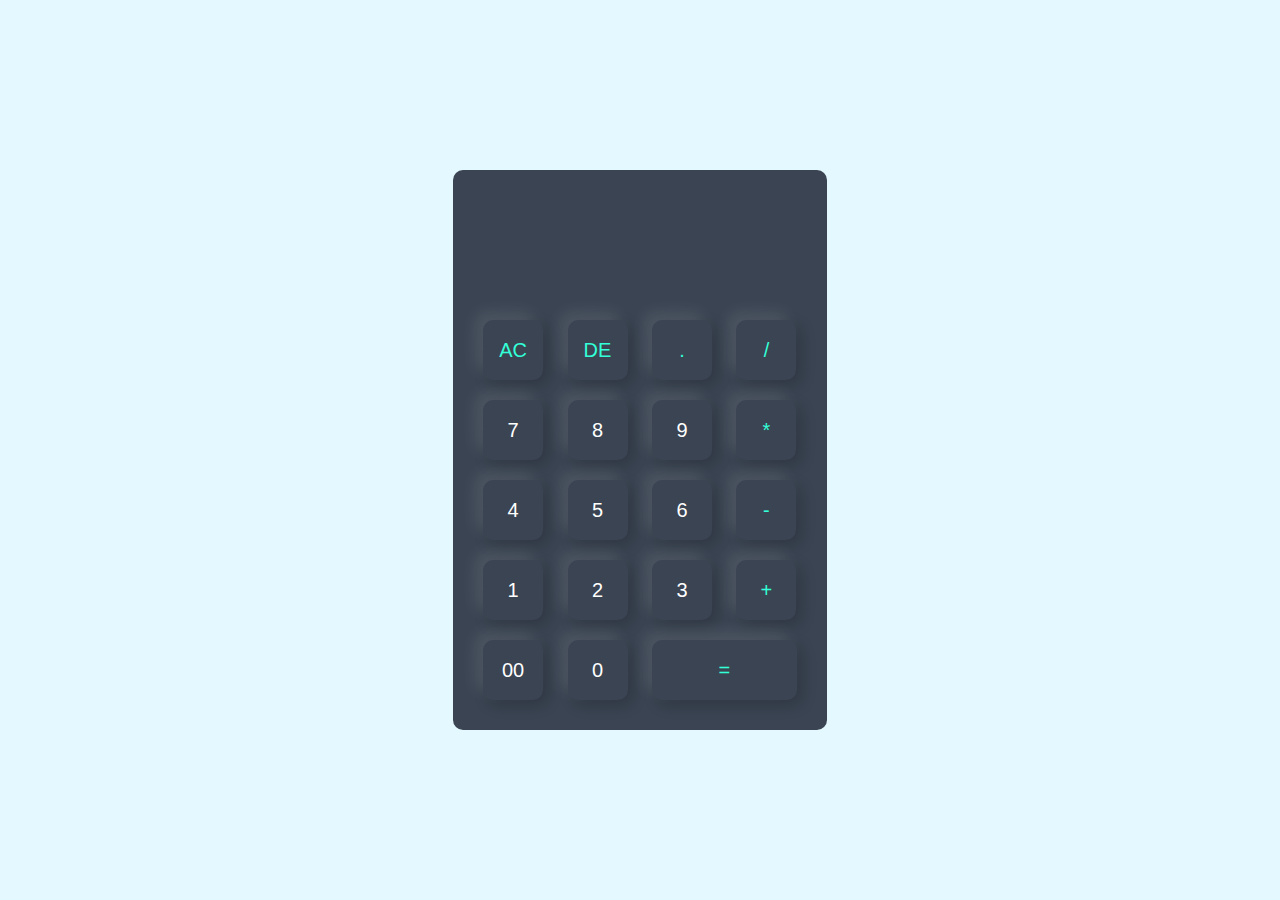
<file: calculator.html>
<!DOCTYPE html> 
<html>
<head>
<meta name="viewport" content="width-device-width, initial-scale-1.0">
<title>Calculator using javascript  -  Easy Tutorials</title>
<link rel="stylesheet" href="/css/design_calc.css">
</head>
<body>
<div class="container">
<div class="calculator">
<form>
<div class="display">
<input type="test" name="display">
</div>
<div>
<input type="button"value="AC" onclick="display.value='' " class="operator">
<input type="button" value="DE" onclick="display.value = display.value.toString().slice(0,-1)" class="operator">
<input type="button"value="." onclick="display.value+='.' " class="operator">
<input type="button"value="/" onclick="display.value+='/' " class="operator">
</div>
<div>
<input type="button"value="7" onclick="display.value+='7' " >
<input type="button"value="8" onclick="display.value+='8' " >
<input type="button"value="9" onclick="display.value+='9' " >
<input type="button"value="*" onclick="display.value+='*' " class="operator">
</div>
<div>
<input type="button"value="4" onclick="display.value+='4' " >
<input type="button"value="5" onclick="display.value+='5' " >
<input type="button"value="6" onclick="display.value+='6' " >
<input type="button"value="-" onclick="display.value+='-' " class="operator">
</div>
<div>
<input type="button"value="1" onclick="display.value+='1' " >
<input type="button"value="2" onclick="display.value+='2' " >
<input type="button"value="3" onclick="display.value+='3' " >
<input type="button"value="+" onclick="display.value+='+' " class="operator">
</div>
<div>
<input type="button"value="00" onclick="display.value+='00' " >
<input type="button"value="0" onclick="display.value+='0' " >
<input type="button" value="=" onclick="display.value = eval(display.value)" class="equal operator">
</div>
</form>
</div>
</div>
</body>
</html>
</file>
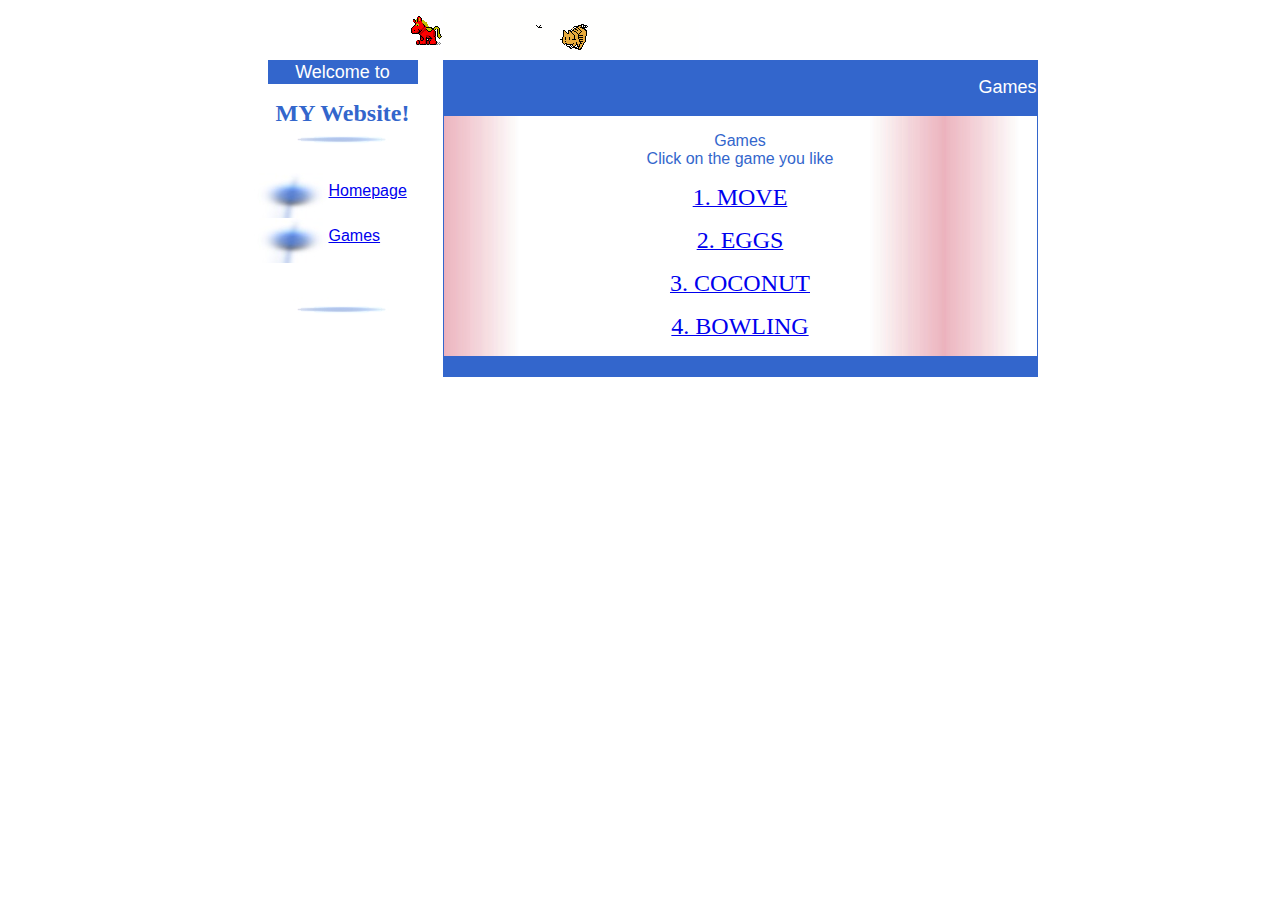
<file: games.html>
<!DOCTYPE html>
<HTML>
<HEAD>
<TITLE> Games</TITLE>
</HEAD>
<BODY BGCOLOR=#FFFFFF TEXT=#3366CC ALINK=#FF0000 VLINK=#3366EE>
<TABLE WIDTH=750 ALIGN=CENTER BORDER=0 CELLPADDING=0 CELLSPACING=0>
<TR>
<TD WIDTH=250 VALIGN=TOP>
<IMG SRC="/Images/anim-horse.gif" width="200" height="48"><BR>
<TABLE WIDTH=150 BORDER=0 BGCOLOR=#3366CC CELLSPACING=0 CELLMARGIN=1 ALIGN=CENTER>
<TR>
<TD ALIGN=CENTER HEIGHT=22>
<FONT COLOR=WHITE FACE="arial"SIZE=4>Welcome to</FONT>
</TD>
</TR>
</TABLE>
<P ALIGN=CENTER>
<FONT FACE="comic sans ms,asial" SIZE=5><B>MY Website!</B></FONT>
<BR>
<IMG SRC="/Images/blue-divide.jpg">
</P>
<!--menu-->
<P ALIGN=LEFT>
<FONT FACE="arial">
<A HREF="HOMEPAGE 5.html">
<IMG SRC="/Images/blue-button-1.jpg" ALIGN=MIDDLE BORDER=0>Homepage</A><BR>
   
    <A HREF="games.html">
        <IMG SRC="/Images/blue-button-1.jpg" ALIGN=MIDDLE BORDER=0>Games</A><BR>
        <BR>
</FONT>
</P>
<P ALIGN=CENTER>
<IMG SRC="/Images/blue-divide.jpg" width="151" height="26">
</P>
</TD>
<TD VALIGN=TOP>
<IMG SRC="/Images/anim-cat.gif" width="256" height="48"><BR>
<!--Main section-->
<TABLE BORDER=0 BGCOLOR=#3366CC CELLSPACING=0 CELLPADDING=1 CELLMARGIN=1>
<TR>
<TD>
<!IMG SRC="mdis singapore.jpg" width="50" height"25">
</TD>
<TD>
<P ALIGN=RIGHT>
<FONT COLOR=WHITE FACE="arial"SIZE=4>Games</FONT>
</P>
</TD>
</TR>
<TR>
<TD COLSPAN=2>
<TABLE BGCOLOR=white BACKGROUND="\Images\red-bg.jpg" WIDTH=593 BORDER=0 CELLSPACING=0 CELLMARGIN=0 CELLPADDING=0>
<TR>
<TD VALIGN=TOP>
<P ALIGN=CENTER>
<FONT SIZ=5 FACE="comic sans ms,arial">
Games<BR>
</FONT>
<FONT FACE="arial">
Click on the game you like</FONT><FONT SIZE=3 FACE="arial"><BR>
</FONT>
</P>
<P ALIGN=center>
<A href="move.exe"> <font size="5">1. MOVE </font> </A>
</P>
<P ALIGN=center>
<A href="eggs.exe"> <font size="5">2. EGGS </font> </A>
</P>
<P ALIGN=center>
<A href="coconut.exe"> <font size="5">3. COCONUT </font> </A>
</P>
<P ALIGN=center>
<A href="bowling.exe"> <font size="5">4. BOWLING </font> </A>
</P>
</TD>
</TR>
</TABLE>
</TD>
</TR>
<TR>
<TD VALIGN=TOP>
&nbsp;
</TD>
</TR>
</TABLE>
</BODY>
</HTML>
</file>
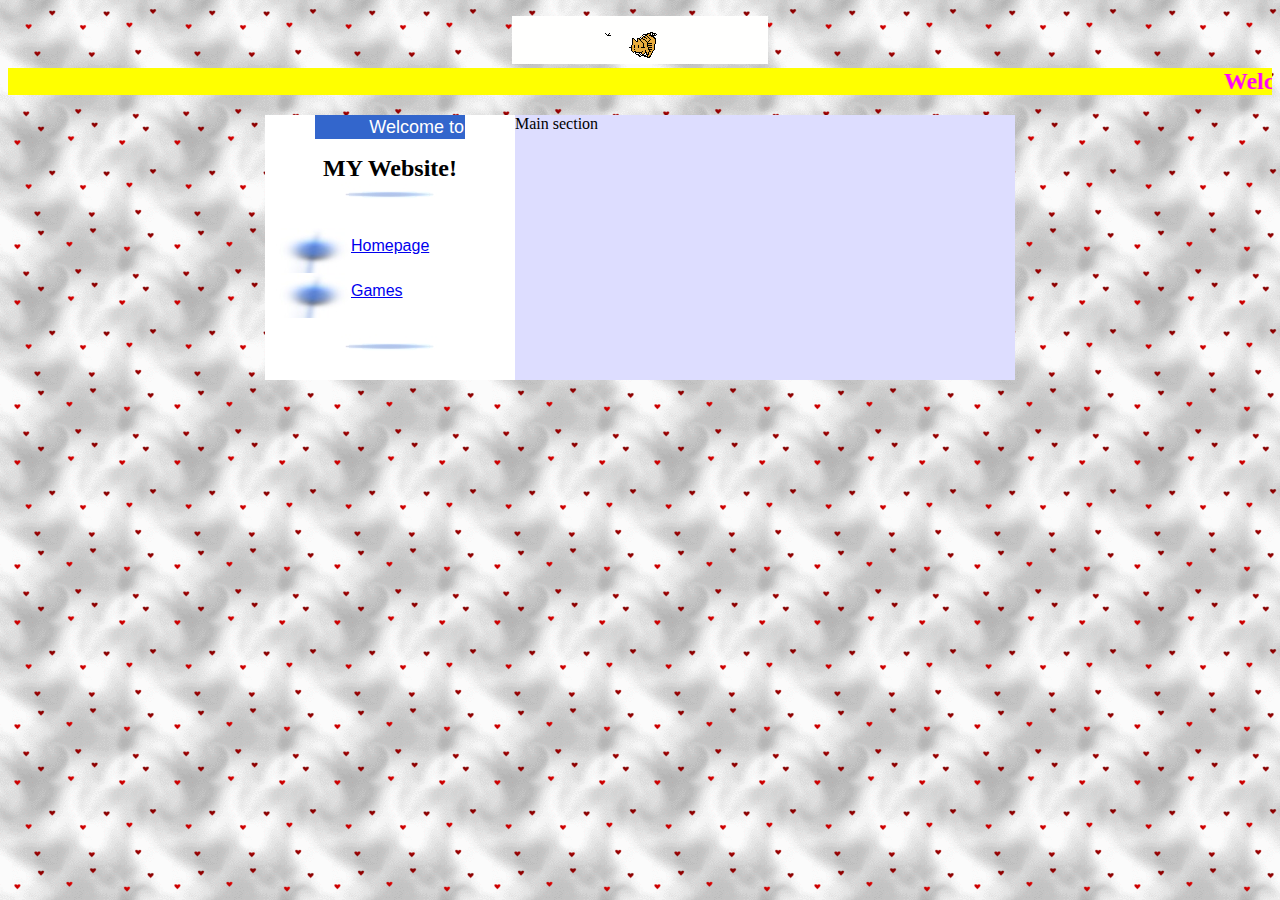
<file: HOMEPAGE 5.html>
<!DOCTYPE html>
<HTML>
<HEAD>
<TITLE>My Website: Homepage</TITLE>
</HEAD>
<BODY background="/Images/Heart.gif">
<P ALIGN=CENTER>
<img src="/Images/anim-cat.gif">
<marquee bgcolor="#FFFF00" style="color: #FF00FF; font-size:18pt;font-weight:bold">Welcome to MY Homepage</marquee></p>
</P>
<TABLE WIDTH=750 ALIGN=CENTER BORDER=0 CELLPADDING=0 CELLSPACING=0>
<TR>
<TD WIDTH=250 VALIGN=TOP BGCOLOR=WHITE>
<!--Menu Section-->
<TABLE WIDTH=150 BORDER=0 BGCOLOR=#3366CC CELLSPACING=0 CELLMARGIN=1 ALIGN=CENTER>
<TR>
<TD ALIGN=RIGHT HEIGHT=22>
<FONT COLOR=WHITE FACE="arial"SIZE=4>Welcome to</FONT>
</TD>
</TR>
</TABLE>
<P ALIGN=CENTER>
<FONT FACE="comic sans ms,asial" SIZE=5><B>MY Website!</B></FONT>
<BR>
<IMG SRC="/Images/blue-divide.jpg">
</P>
<!--menue-->
<P ALIGN=LEFT>
<FONT FACE="arial">
    <A HREF="HOMEPAGE 5.html">
        <IMG SRC="/Images/blue-button-1.jpg" ALIGN=MIDDLE BORDER=0>Homepage</A><BR>
<A HREF="games.html">
<IMG SRC="/Images/blue-button-1.jpg" ALIGN=MIDDLE BORDER=0>Games</A><BR>
</FONT>
</P>
<P ALIGN=CENTER>
<IMG SRC="/Images/blue-divide.jpg">
</P>
</TD>
<TD VALIGN=TOP BGCOLOR=#DDDDFF>
<!--Main section-->
Main section
</TD>
</TR>
</TABLE>
</BODY>
</HTML>
</file>
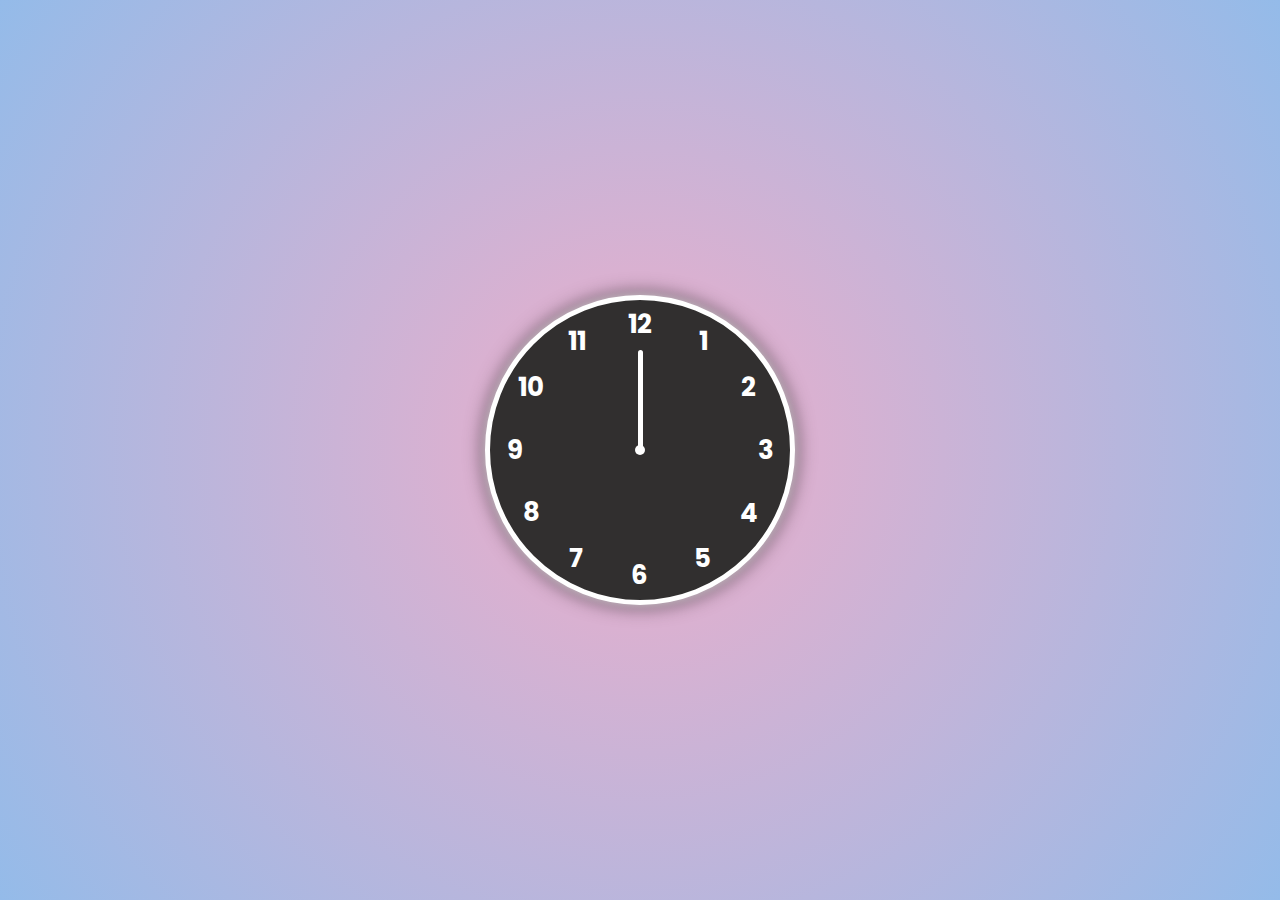
<file: index_Analog.html>
<!DOCTYPE html>
<html lang="en">
    <head>
        <meta charset="UTF-8">
        <meta name="viewport" content="width=device-width,initial-scale=1.0">
        <title>Analog Clock in HTML-CSS-JS</title>
        <!--Custom CSS-->
        <link rel="stylesheet" href="/css/style_clock.css">
    </head>
    <body>
        <!--Clock-->
        <div class="clock">
            <div class="needle hr" style="--h:60px;--clr:red"><span></span></div>
            <div class="needle mn" style="--h:80px;--clr:blue"><span></span></div>
            <div class="needle ss" style="--h:100px;--clr:white"><span></span></div>
            <ul>
                <li style="--i:1"><span>1</span></li>
                <li style="--i:2"><span>2</span></li>
                <li style="--i:3"><span>3</span></li>
                <li style="--i:4"><span>4</span></li>
                <li style="--i:5"><span>5</span></li>
                <li style="--i:6"><span>6</span></li>
                <li style="--i:7"><span>7</span></li>
                <li style="--i:8"><span>8</span></li>
                <li style="--i:9"><span>9</span></li>
                <li style="--i:10"><span>10</span></li>
                <li style="--i:11"><span>11</span></li>
                <li style="--i:12"><span>12</span></li>
            </ul>
        </div>
        <!--Custom JSS-->
        <script src="/script/script_Analogue.js"></script>
    </body>
</html>
</file>
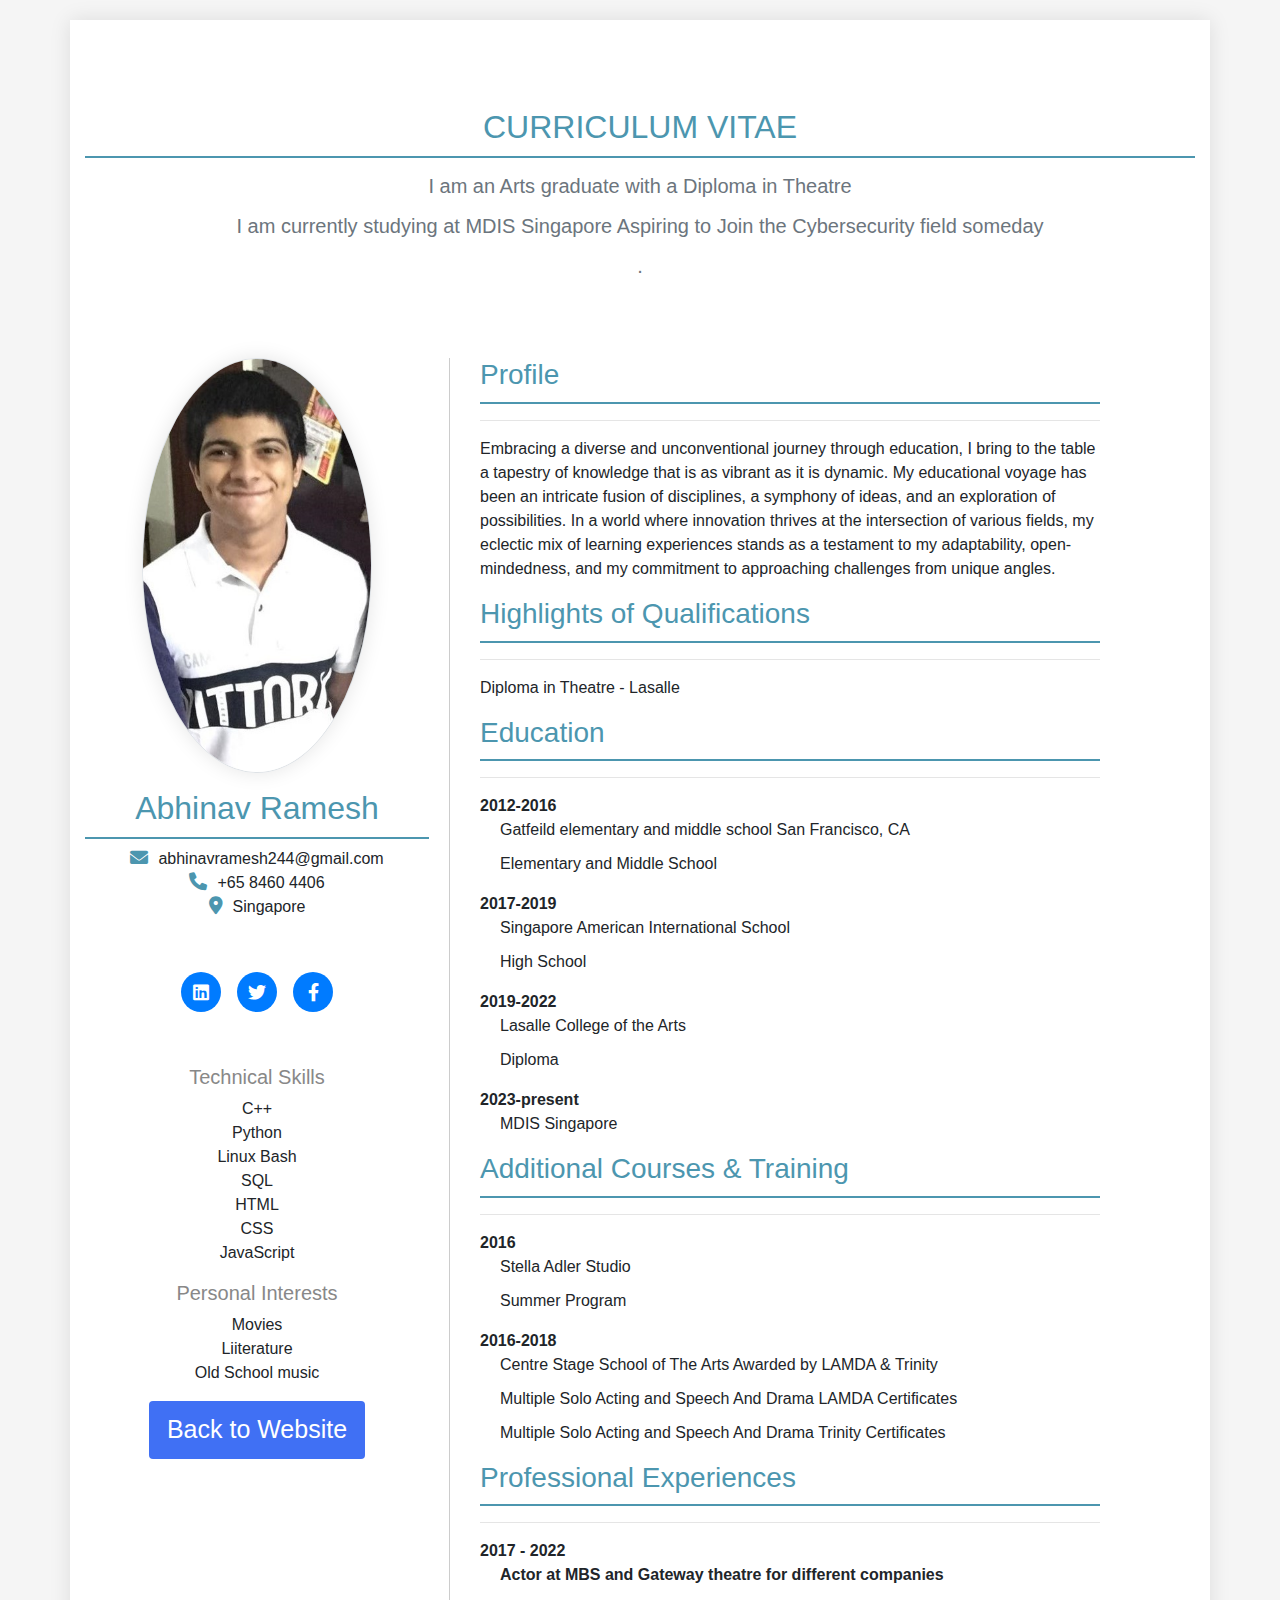
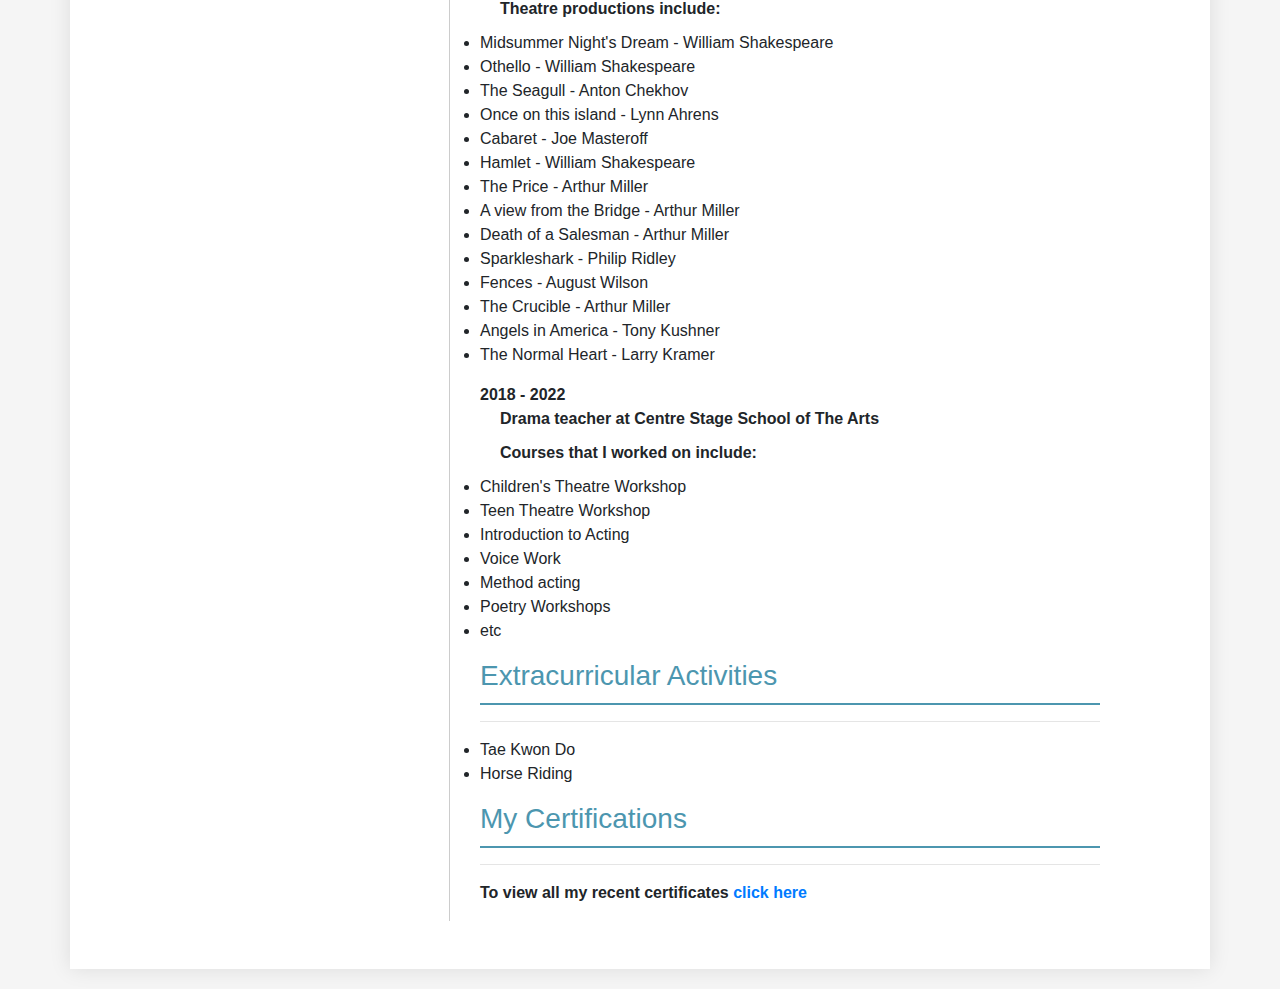
<file: index_cv.html>
<!DOCTYPE html>
<html lang="en">

<head>
    <meta charset="UTF-8">
    <meta http-equiv="X-UA-Compatible" content="IE=edge">
    <meta name="viewport" content="width=device-width, initial-scale=1.0">
    <title>Your CV</title>
    <link rel="stylesheet" href="/css/style_cv.css">
    <link rel="stylesheet" href="https://cdnjs.cloudflare.com/ajax/libs/font-awesome/6.0.0-beta3/css/all.min.css">
 <link rel="stylesheet" href="https://maxcdn.bootstrapcdn.com/bootstrap/4.5.2/css/bootstrap.min.css">
</head>

<body>

    
 <!-- Curriculum Vitae Section -->
    <section class="container py-5" id="cv">
      <div class="row mt-4 py-3">
        <div class="col-12 d-flex flex-column text-center">
          <h2>CURRICULUM VITAE</h2>
          <h5 class="text-secondary fw-normal py-2 fst-italic"><p>I am an Arts graduate with a Diploma in Theatre</p>
          <p>I am currently studying at MDIS Singapore Aspiring to Join the Cybersecurity field someday</p>.</h5>
        </div>
      </div>
      <div class="row">
        <div class="col-lg-4 mt-5 order-lg-0 order-1 text-center">
          <img class="img-fluid rounded-circle border border-5 border-dark-subtle" src="/Images/WhatsApp Image 2023-07-20 at 23.23.47 about.jpg" alt="profile-img">
          <h2 class="mt-3">Abhinav Ramesh</h2>
          <ul class="list-unstyled contact-info">
            <li><i class="fas fa-envelope me-2"></i>abhinavramesh244@gmail.com</li>
            <li><i class="fas fa-phone me-2"></i>+65 8460 4406</li>
            <li><i class="fas fa-map-marker-alt me-2"></i>Singapore</li>
          </ul>
          <ul class="social-icons my-5 d-flex justify-content-center">
            <a href="https://www.linkedin.com/public-profile/settings?trk=d_flagship3_profile_self_view_public_profile" class="bg-primary mx-2 text-white d-flex align-items-center justify-content-center text-decoration-none rounded-circle"><i class="fa-brands fa-linkedin"></i></a>
            <a href="https://twitter.com/PortfolioTestAs" class="bg-primary mx-2 text-white d-flex align-items-center justify-content-center text-decoration-none rounded-circle"><i class="fa-brands fa-twitter"></i></a>
            <a href="https://www.facebook.com/profile.php?id=61550024880868" class="bg-primary mx-2 text-white d-flex align-items-center justify-content-center text-decoration-none rounded-circle"><i class="fa-brands fa-facebook-f"></i></a>
           
          </ul>
          <h5>Technical Skills</h5>
          <ul class="list-unstyled">
            <li>C++</li>
            <li>Python</li>
            <li>Linux Bash</li>
            <li>SQL</li>
            <li>HTML</li>
            <li>CSS</li>
            <li>JavaScript</li>
          </ul>
          <h5>Personal Interests</h5>
          <ul class="list-unstyled">
            <li>Movies</li>
            <li>Liiterature</li>
            <li>Old School music</li>
            <li></li>
          </ul>
          <div class="button">
            <a href="https://abhinavramesh29.github.io/">
            <button>Back to Website</button>
          </a>
          </div>
        </div>
        
        <div class="col-lg-7 order-lg-1 order-0 mt-5 text-start">
          <h3>Profile</h3>
          <hr>
          <p>
            Embracing a diverse and unconventional journey through education, I bring to the table a tapestry of knowledge that is as vibrant as it is dynamic. My educational voyage has been an intricate fusion of disciplines, a symphony of ideas, and an exploration of possibilities. In a world where innovation thrives at the intersection of various fields, my eclectic mix of learning experiences stands as a testament to my adaptability, open-mindedness, and my commitment to approaching challenges from unique angles.</p>
          <h3>Highlights of Qualifications</h3>
          <hr>
          <ul>
            <li>Diploma in Theatre - Lasalle</li>
          </ul>
          <h3>Education</h3>
          <hr>
          <dl>
            <dt>2012-2016</dt>
            <dd>Gatfeild elementary and middle school San Francisco, CA</dd>
            <dd>Elementary and Middle School</dd>
          </dl>
          <dl>
            <dt>2017-2019</dt>
            <dd>Singapore American International School</dd>
            <dd>High School</dd>
          </dl>
          <dl>
            <dt>2019-2022</dt>
            <dd>Lasalle College of the Arts</dd>
            <dd>Diploma</dd>
          </dl>
          <dl>
            <dt>2023-present</dt>
            <dd>MDIS Singapore</dd>
          </dl>
          <h3>Additional Courses & Training</h3>
          <hr>
          <dl>
            <dt>2016</dt>
            <dd>Stella Adler Studio</dd>
            <dd>Summer Program</dd>
          </dl>
          <dl>
            <dt>2016-2018</dt>
            <dd>Centre Stage School of The Arts Awarded by LAMDA & Trinity</dd>
            <dd>Multiple Solo Acting and Speech And Drama LAMDA Certificates</dd>
            <dd>Multiple Solo Acting and Speech And Drama Trinity Certificates</dd>
          </dl>
          <h3>Professional Experiences</h3>
          <hr>
          <dl>
            <dt>2017 - 2022</dt>
            <dd><b>Actor at MBS and Gateway theatre for different companies</b></dd>
            <dd><b>Theatre productions include:</b></dd>
            
              <li>Midsummer Night's Dream - William Shakespeare</li>
              <li>Othello - William Shakespeare</li>
              <li>The Seagull - Anton Chekhov</li>
              <li>Once on this island - Lynn Ahrens</li>
              <li>Cabaret - Joe Masteroff</li>
              <li>Hamlet - William Shakespeare</li>
              <li>The Price - Arthur Miller</li>
              <li>A view from the Bridge - Arthur Miller</li>
              <li>Death of a Salesman - Arthur Miller</li>
              <li>Sparkleshark - Philip Ridley</li>
              <li>Fences - August Wilson</li>
              <li>The Crucible - Arthur Miller</li>
              <li>Angels in America - Tony Kushner</li>
              <li>The Normal Heart - Larry Kramer</li>
            
          </dl>

          <dl>
            <dt>2018 - 2022</dt>
            <dd><b>Drama teacher at Centre Stage School of The Arts</b></dd>
            <dd><b>Courses that I worked on include:</b></dd>
            <li>Children's Theatre Workshop</li>
            <li>Teen Theatre Workshop</li>
            <li>Introduction to Acting</li>
            <li>Voice Work</li>
            <li>Method acting</li>
            <li>Poetry Workshops</li>
            <li>etc</li>
          </dl>
          <h3>Extracurricular Activities</h3>
          <hr>
          <dl>
            <li>Tae Kwon Do</li>
          <li>Horse Riding</li>
          </dl>
          <h3>My Certifications</h3>
          <hr>
          <dl>
            <dt>To view all my recent certificates  <a href="index.html#services">click here</a></dt>
          </dl>
        </div>
      </div>      
    </section>
   

</body>

</html>
</file>
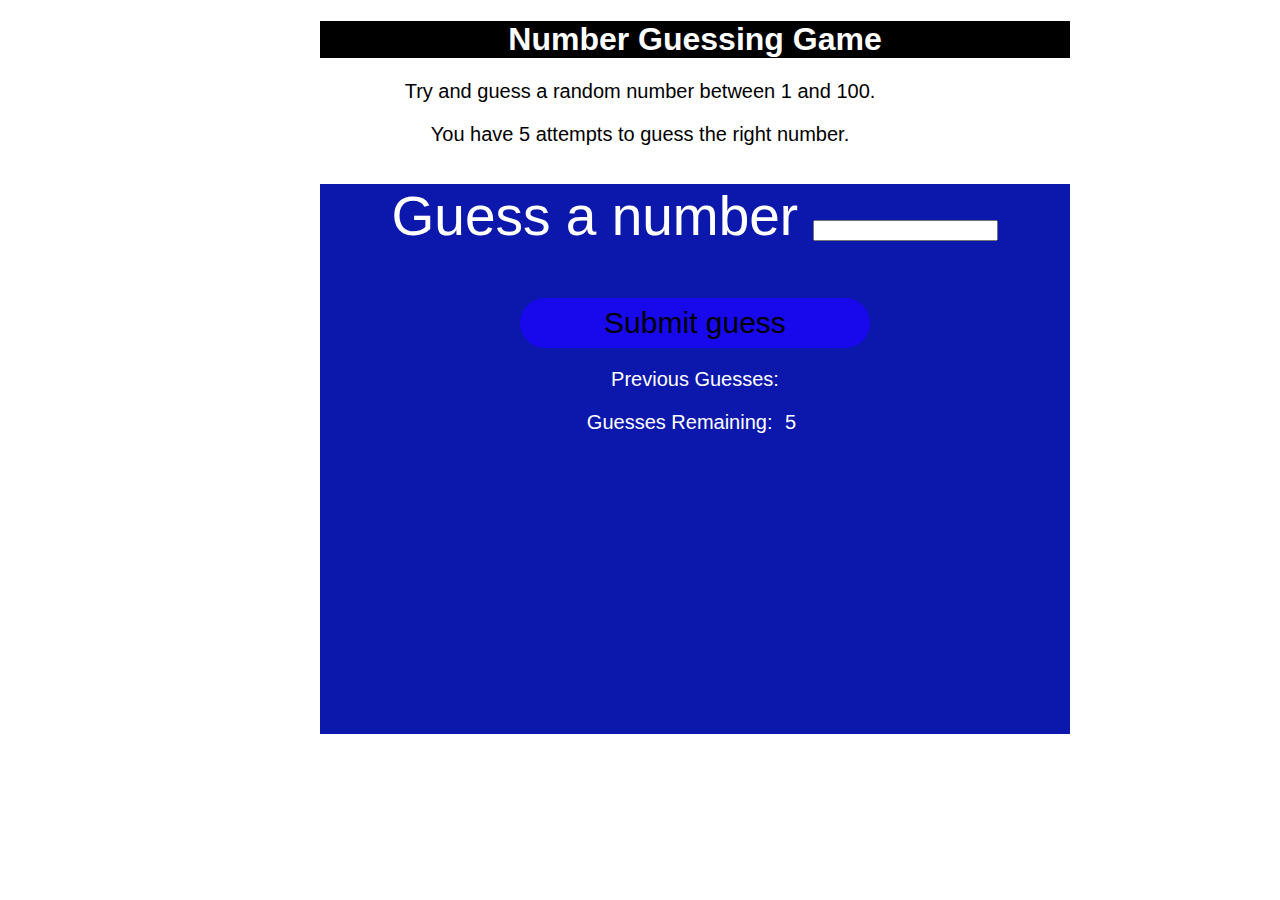
<file: index_guessingGames.html>
<!DOCTYPE html>
<html laang="en">
<head>
    <meta charset="UTF-8">
    <meta name="viewport" content="width=device-width, initial-scale=1.0">
    <meta http-equiv="X-UA-Compatible" content="ie=edge">
    <title>
        Number Guessing Game
    </title>
    <link rel="stylesheet" href="/css/style_Guessing.css">
</head>
<body>
    <h1> Number Guessing Game </h1>
    <p>Try and guess a random number between 1 and 100.</p>
    <p>You have 5 attempts to guess the right number.</p>
</br>
<div id="wrapper">
    <form class="form">
    <label2 for="guessField" id="guess"> Guess a number</label>
    <input type="text" id="guessField" class="guessField">
    <input type="submit" id="subt" value="Submit guess" class="guessSubmit">
</form>

<div class="resultParas">
    <p> Previous Guesses: <span class="guesses"></span></p>
    <p> Guesses Remaining: <span class="lastResult">5</span></p>
    <p class="lowOrHi"></p>
</div>
</div>
<script src="/script/app_Guessing.js"></script>
</body>
</html>
</file>
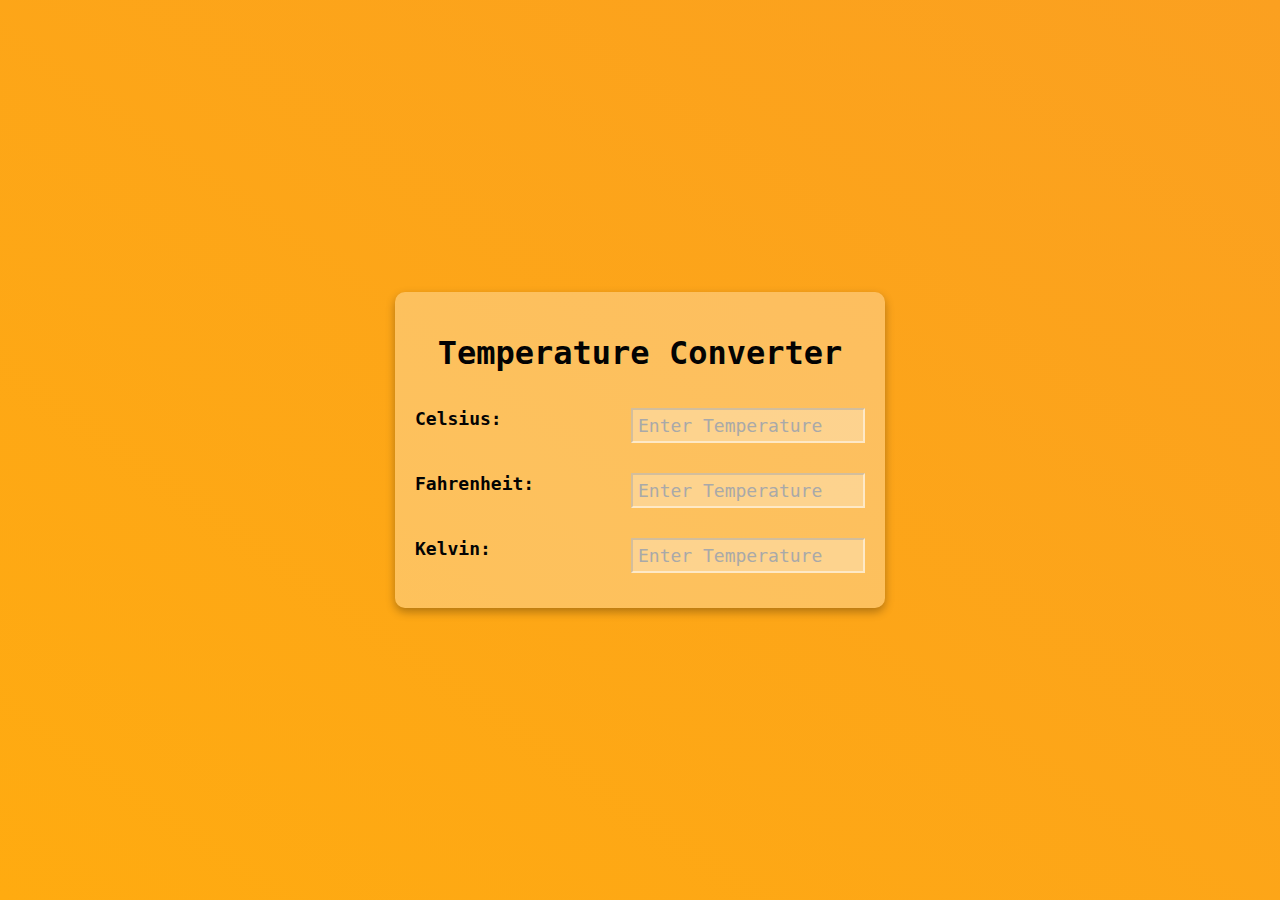
<file: index_Temp.html>
<!DOCTYPE html>
<html lang="en">
  <head>
    <meta charset="UTF-8" />
    <meta http-equiv="X-UA-Compatible" content="IE=edge" />
    <meta name="viewport" content="width=device-width, initial-scale=1.0" />
    <title>Temperature Converter</title>
    <link rel="stylesheet" href="/css/style_Temp.css" />
  </head>
  <body>
    <div class="container">
      <h1 class="heading">Temperature Converter</h1>
      <div class="temp-container">
        <label for="celsius">Celsius:</label>
        <input
          onchange="computeTemp(event)"
          type="number"
          name="celsius"
          id="celsius"
          placeholder="Enter Temperature"
          class="input"
        />
      </div>
      <div class="temp-container">
        <label for="fahrenheit">Fahrenheit:</label>
        <input
          onchange="computeTemp(event)"
          type="number"
          name="fahrenheit"
          id="fahrenheit"
          placeholder="Enter Temperature"
          class="input"
        />
      </div>
      <div class="temp-container">
        <label for="kelvin">Kelvin:</label>
        <input
          onchange="computeTemp(event)"
          type="number"
          name="kelvin"
          id="kelvin"
          placeholder="Enter Temperature"
          class="input"
        />
      </div>
    </div>
    <script src="/script/index_Temp.js"></script>
  </body>
</html>
</file>
<file: css/design_calc.css>
*{
    margin: 0;
    padding: 0;
    font-family: 'Poppins', sans-serif;
    box-sizing: border-box;
}


.container{
    width: 100%;
    height: 100vh;
    background: #e3f9ff;
    display: flex;
    align-items: center;
    justify-content: center;
}
.calculator{
    background: #3a4452;
    padding: 20px;
    border-radius: 10px;
}
.calculator form input{
    border: 0;
    outline: 0;
    width: 60px;
    height: 60px;
    border-radius: 10px;
    box-shadow: -8px -8px 15px rgba(255, 255, 255, 0.1),5px 5px 15px rgba(0, 0, 0, 0.2);
    background: transparent;
    font-size: 20px;
    color: #fff;
    cursor: pointer;
    margin: 10px;
}

form .display{
    display: flex;
    justify-content: flex-end;
    margin: 20px 0;
}
form .display input{
    text-align: right;
    flex: 1;
    font-size: 45px;
    box-shadow: none;
}
form input.equal{
    width: 145px;
}



form input.operator{
    color: #33ffd8;
}
</file>
<file: css/style_clock.css>
@import
url('https://fonts.googleapis.com/css2?family=Poppins:wght@300;400;700&display=swap');
*{
    margin: 0;
    padding: 0;
}
body{
    font-family: 'Poppins',sans-serif;
    background: rgb(238,174,202);
    background: radial-gradient(circle, rgba(238,174,202,1)0%,rgba(148,187,233,1)100%);
    position: relative;
    display: flex;
    justify-content: center;
    align-items: center;
    height: 100vh;
}
.clock{
    background-color: rgb(49,47,47);
    width: 300px;
    height: 300px;
    border-radius: 50%;
    color: #fff;
    border: 5px solid #fff;
    box-shadow: 0px 0px 10px rgba(255,255,255,0.7), 0px 0px 20px rgba(0,0,0,0.7);
    font-size: 26px;
    font-weight: bold;
    display: flex;
    justify-content: center;
    align-items: center;
    position: relative;
}

.clock ul li{
    list-style: none;
    position: absolute;
    text-align: center;
    transform: rotate(calc(30deg*var(--i)));
    inset: 5px;
}

.clock ul li span{
    transform: rotate(calc(-30deg*var(--i)));
    display: inline-block;
}

.clock:after{
    content: '';
    width: 10px;
    height: 10px;
    background-color: #fff;
    border-radius: 50%;
    position: absolute;
}

.needle{
    display: flex;
    justify-content: center;
    align-items: flex-end;
}

.needle span{
    width: 5px;
    height: var(--h);
    background-color: var(--clr);
    position: absolute;
    border-radius: 5px;
}
</file>
<file: css/style_cv.css>
/* Color variables */
:root {
    --white-color: #fff;
    --bg-color: #f5f5f5;
    --gray-color: #ccc;
    --dark-gray-color: #888;
    --highlight-color: #4c96af;
}

body {
    background: var(--bg-color) !important;
    font-family: 'Arial', sans-serif;
    line-height: 1.6;
    color: #333;
    padding: 20px;
}

.container {
    max-width: 1200px;
    margin: 0 auto;
    padding: 20px;
    background-color: var(--white-color);
    box-shadow: 0px 0px 20px rgba(0, 0, 0, 0.1);
}

.social-icons a {
    width: 40px;
    height: 40px;
    text-align: center;
    margin: 5px;
    display: inline-block;
    border-radius: 50%;
    transition: transform 0.3s;
}

#cv img {
    width: 230px;
    border-radius: 50%;
    box-shadow: 0px 0px 20px rgba(0, 0, 0, 0.1);
}

h2, h3 {
    color: var(--highlight-color);
    border-bottom: 2px solid var(--highlight-color);
    padding-bottom: 10px;
    margin-bottom: 20px;
}

h5 {
    color: var(--dark-gray-color);
    margin-bottom: 15px;
}

.contact-info, ul {
    list-style: none;
    padding-left: 0;
    margin-bottom: 30px;
}

.border-dark-subtle {
    border-color: var(--dark-gray-color);
}

hr {
    border-top: 1px solid var(--gray-color);
    margin: 20px 0;
}

.fas, .fa-brands {
    font-size: 18px;
}

.social-icons a:hover {
    transform: scale(1.1);
}

section .button{
    margin: 16px 0;
  }
  section .button button{
    outline: none;
    padding: 8px 16px;
    border-radius: 4px;
    font-size: 25px;
    font-weight: 400;
    background: #4070f4;
    color: #fff;
    border: 2px solid transparent;
    cursor: pointer;
    transition: all 0.4s ease;
  }
  section .button button:hover{
    border-color: #4070f4;
    background-color: #fff;
    color: #4070f4;
  }

/* Left-aligned content (picture, contact, skills) */
#cv .col-lg-4 {
    border-right: 1px solid var(--gray-color);
    padding-right: 20px;
}

/* Right-aligned content (profile, education, etc.) */
#cv .col-lg-7 {
    padding-left: 30px;
}

/* Contact details icons */
.contact-info li i {
    color: var(--highlight-color);
    margin-right: 10px;
}

/* Styling lists */
dl dt {
    font-weight: bold;
    margin-top: 10px;
}

dl dd {
    margin-left: 20px;
    margin-bottom: 10px;
}
/* Responsive Adjustments */
@media (max-width: 992px) {
    #cv .col-lg-4 {
        border-right: none;
        padding-right: 0;
        text-align: center;
    }
    
    #cv .col-lg-7 {
        padding-left: 15px;
    }
}

@media (max-width: 768px) {
    .container {
        padding: 20px;
    }
}
</file>
<file: css/style_Guessing.css>
html {
    font-family: sans-serif;
}

body {
    width: 50%;
    max-width: 750px;
    min-width: 480px;
    margin: 0 auto;
}

.lastResult {
    color: white;
    padding: 7px;
}

.gusses {
    color: white;
    padding: 7px;
}

button {
    background-color: rgb(0, 0, 0);
    color: #fff;
    width: 250px;
    height: 250px;
    border-radius: 25px;
    font-size: 30px;
    border-style: none;
    margin-top: 30px;
    /* margin-left: 50px; */
}

#subt {
    background-color: rgb(24, 9, 236);
    color: #000;
    width: 350px;
    height: 50px;
    border-radius: 25px;
    font-size: 30px;
    border-style: none;
    margin-top: 50px;
    /* margin-left: 75px; */
}

guessField {
    color: #000;
    width: 550px;
    height: 100px;
    font-size: 30px;
    border-style: none;
    margin-top: 25px;
    font-size: 45px;
    /* margin-left: 50px; */
    border: 5px solid #2f00ff;
    text-align: center;
}

#guess {
    font-size: 55px;
    /* margin-left: 90px; */
    margin-top: 120px;
    color: #fff;
}

.gusses {
    background-color: #2f24ce;
}

#wrapper {
    box-sizing: border-box;
    text-align: center;
    width: 750px;
    height: 550px;
    background-color: #0c17ac;
    color: #fff;
    font-size: 25px;
}

h1 {
    background-color: #000000;
    color: #fff;
    text-align: center;
    width: 750px;
}

p {
    font-size: 20px;
    text-align: center;
}
</file>
<file: css/style_Temp.css>
﻿body {
  margin: 0;
  background: linear-gradient(to left bottom, rgb(251, 160, 32), rgb(255, 171, 16));
  min-height: 100vh;
  display: flex;
  justify-content: center;
  align-items: center;
  font-family: monospace;
  color: rgb(3, 3, 3);
}

.container {
  background: rgba(255, 255, 255, 0.3);
  padding: 20px;
  box-shadow: 0 4px 10px rgba(0, 0, 0, 0.3);
  border-radius: 10px;
  width: 85%;
  max-width: 450px;
  min-width: 350px;
  display: flex;
  flex-direction: column;
  align-items: center;
}

.heading {
  font-size: 32px;
}

.temp-container {
  width: 100%;
  padding: 15px;
  font-weight: bold;
  font-size: 18px;
}

.input {
  width: 220px;
  font-family: monospace;
  padding: 5px;
  float: right;
  outline: none;
  background: rgba(255, 255, 255, 0.3);
  border-color: rgba(255, 255, 255, 0.5);
  color: darkgreen;
  font-size: 18px;
}


.input::placeholder{
    color: darkgray;
}
</file>
